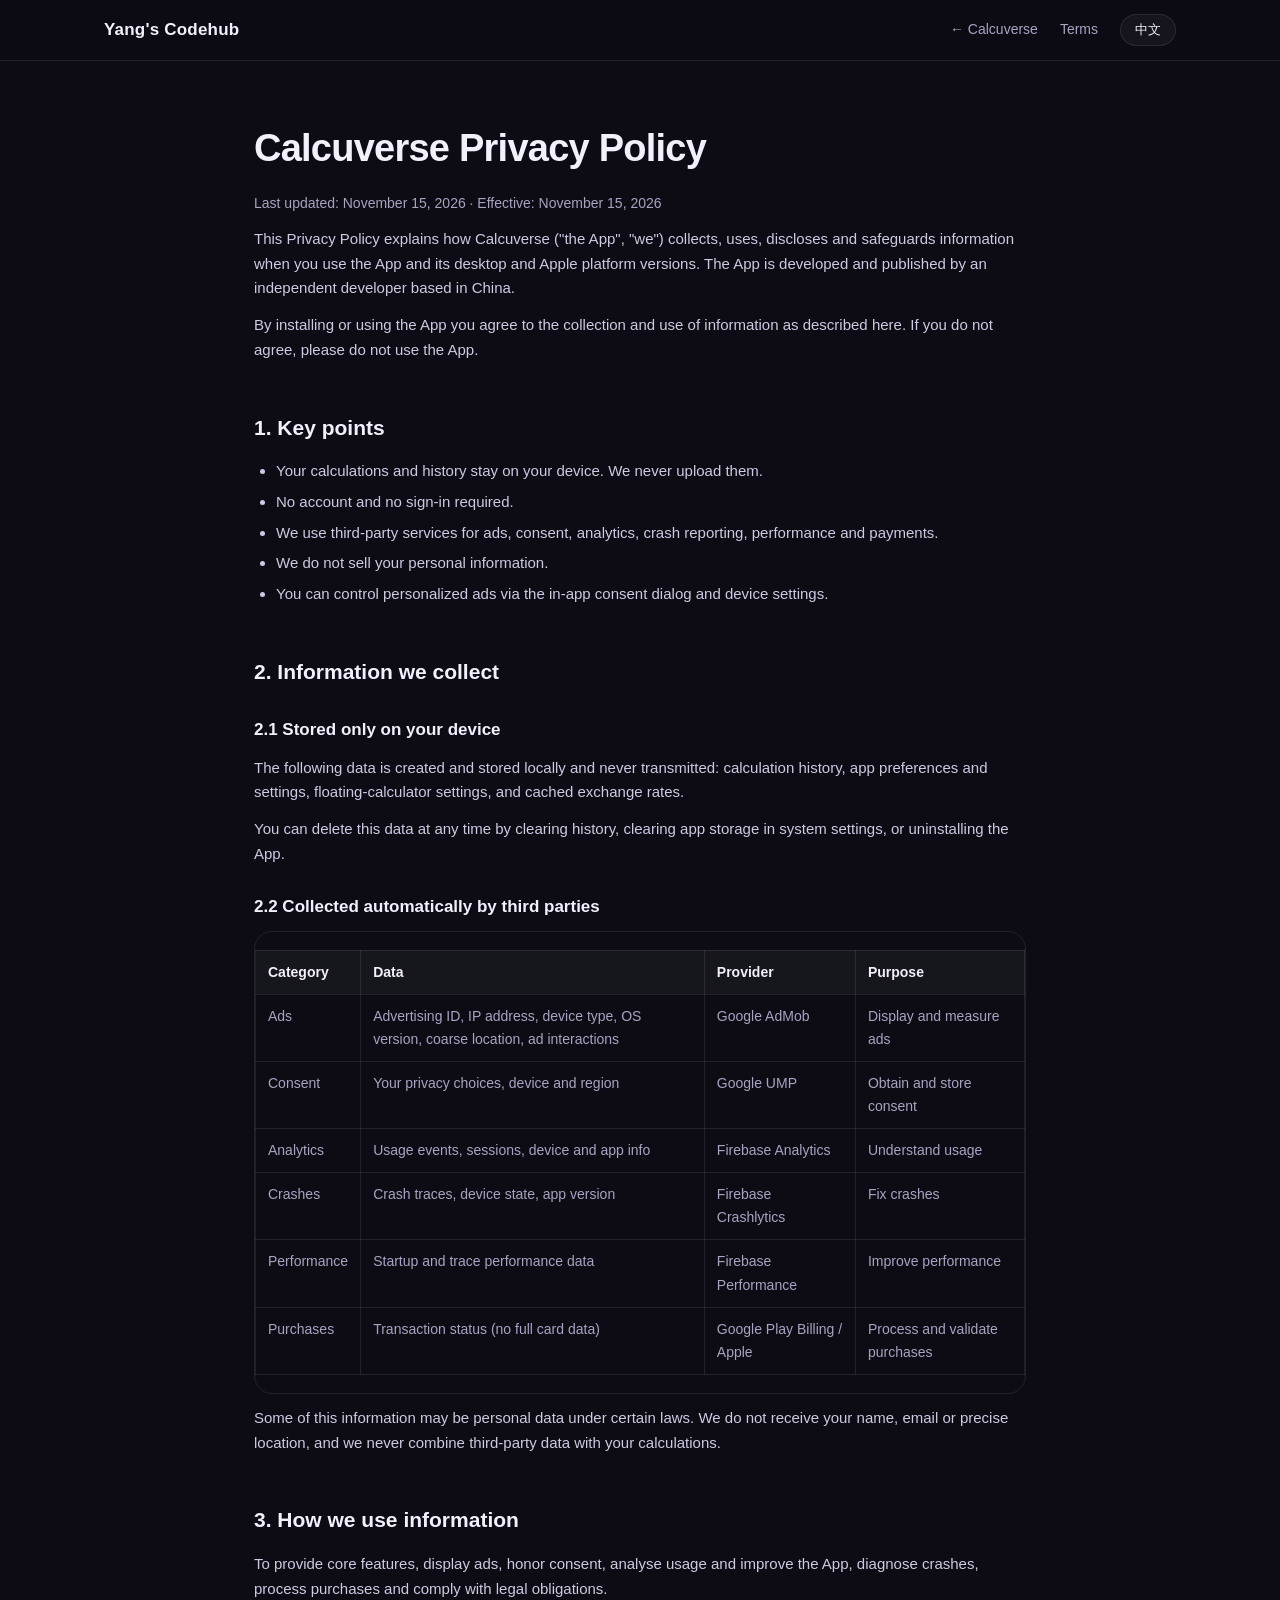
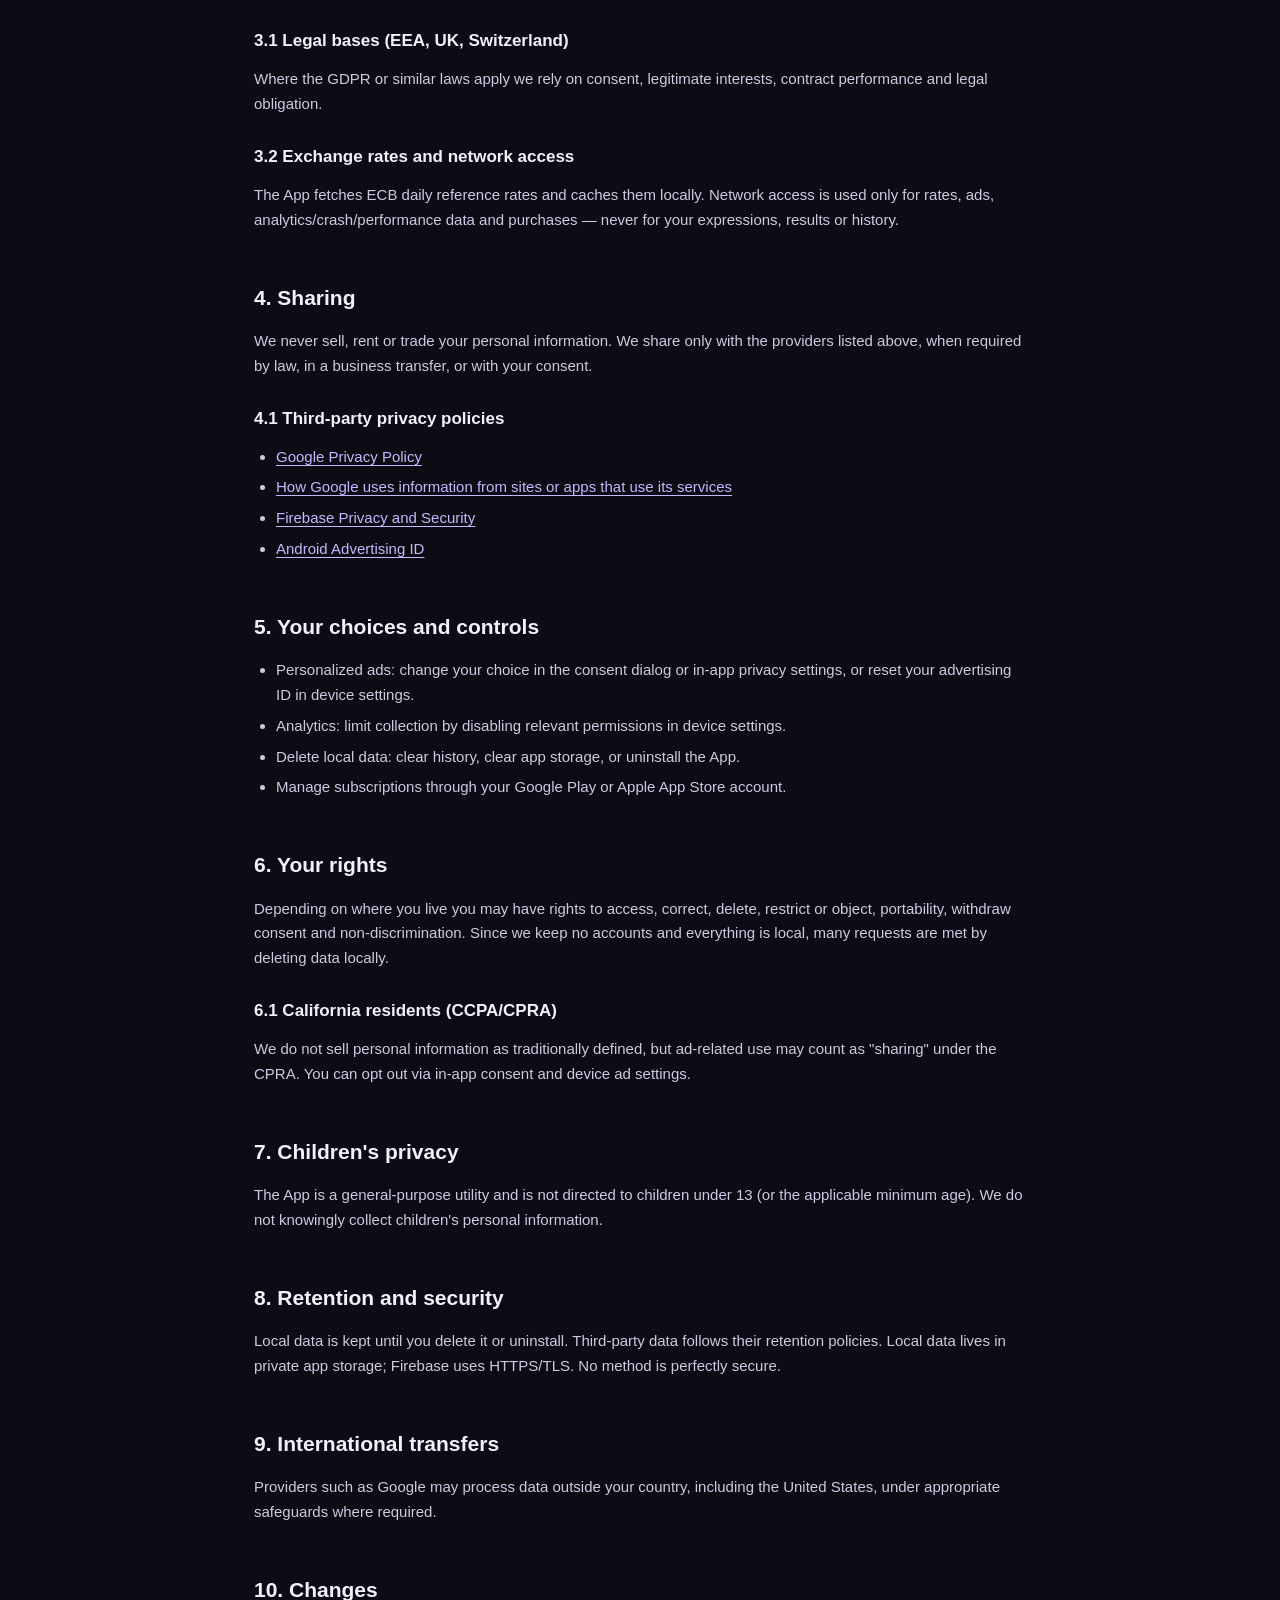
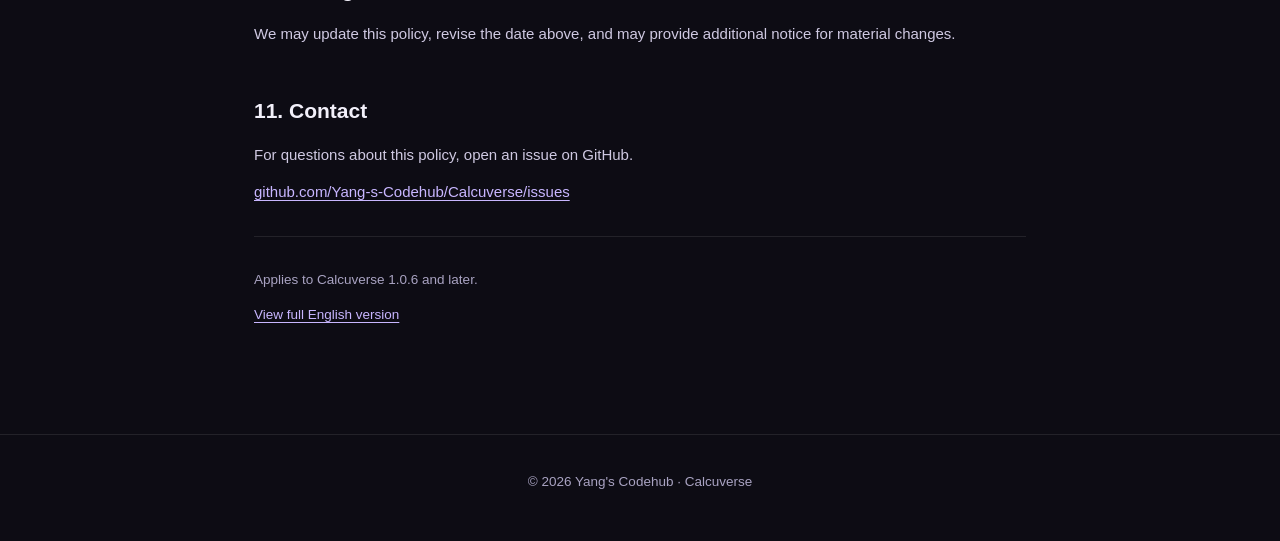
<file: Calcuverse/privacy.html>
<!DOCTYPE html>
<html lang="zh-CN" data-title-zh="数界隐私权政策" data-title-en="Calcuverse Privacy Policy">
<head>
<meta charset="UTF-8">
<meta name="viewport" content="width=device-width, initial-scale=1">
<title>数界隐私权政策</title>
<link rel="stylesheet" href="../assets/style.css">
</head>
<body>
<nav class="nav">
  <div class="nav-inner">
    <a class="brand" href="../">Yang's Codehub</a>
    <div class="nav-links">
      <a href="./" data-zh="← 数界" data-en="← Calcuverse">← 数界</a>
      <a href="terms.html" data-zh="服务条款" data-en="Terms">服务条款</a>
      <button class="lang-btn" id="langBtn" type="button">EN</button>
    </div>
  </div>
</nav>

<main class="legal">
  <h1 data-zh="数界（Calcuverse）隐私权政策" data-en="Calcuverse Privacy Policy">数界（Calcuverse）隐私权政策</h1>
  <p class="meta" data-zh="最后更新：2026 年 11 月 15 日 · 生效日期：2026 年 11 月 15 日"
     data-en="Last updated: November 15, 2026 · Effective: November 15, 2026">最后更新：2026 年 11 月 15 日 · 生效日期：2026 年 11 月 15 日</p>

  <p data-zh="本隐私权政策说明 数界（Calcuverse，以下简称“本应用”“我们”）在您使用本应用及其相关桌面与苹果平台版本时，如何收集、使用、披露和保护信息。本应用由一位位于中国的独立开发者开发并发布。"
     data-en="This Privacy Policy explains how Calcuverse (&quot;the App&quot;, &quot;we&quot;) collects, uses, discloses and safeguards information when you use the App and its desktop and Apple platform versions. The App is developed and published by an independent developer based in China.">本隐私权政策说明 数界（Calcuverse，以下简称“本应用”“我们”）在您使用本应用及其相关桌面与苹果平台版本时，如何收集、使用、披露和保护信息。本应用由一位位于中国的独立开发者开发并发布。</p>

  <p data-zh="安装或使用本应用，即表示您同意我们按照本政策收集和使用信息。如不同意，请勿使用本应用。"
     data-en="By installing or using the App you agree to the collection and use of information as described here. If you do not agree, please do not use the App.">安装或使用本应用，即表示您同意我们按照本政策收集和使用信息。如不同意，请勿使用本应用。</p>

  <h2 data-zh="1. 要点说明" data-en="1. Key points">1. 要点说明</h2>
  <ul>
    <li data-zh="您的计算内容与历史记录仅保存在您的设备上，我们不会上传至服务器。" data-en="Your calculations and history stay on your device. We never upload them.">您的计算内容与历史记录仅保存在您的设备上，我们不会上传至服务器。</li>
    <li data-zh="无需注册账户，无需登录。" data-en="No account and no sign-in required.">无需注册账户，无需登录。</li>
    <li data-zh="我们使用第三方服务提供广告、同意管理、统计分析、崩溃报告、性能监控和支付。"
        data-en="We use third-party services for ads, consent, analytics, crash reporting, performance and payments.">我们使用第三方服务提供广告、同意管理、统计分析、崩溃报告、性能监控和支付。</li>
    <li data-zh="我们不会出售您的个人信息。" data-en="We do not sell your personal information.">我们不会出售您的个人信息。</li>
    <li data-zh="您可以在应用内同意弹窗与设备设置中控制个性化广告。"
        data-en="You can control personalized ads via the in-app consent dialog and device settings.">您可以在应用内同意弹窗与设备设置中控制个性化广告。</li>
  </ul>

  <h2 data-zh="2. 我们收集的信息" data-en="2. Information we collect">2. 我们收集的信息</h2>

  <h3 data-zh="2.1 仅存储在设备本地的信息" data-en="2.1 Stored only on your device">2.1 仅存储在设备本地的信息</h3>
  <p data-zh="以下数据仅在您的设备本地生成和保存，不会向我们传输：计算历史（算式、结果与时间戳）、应用偏好与设置（主题、模式、单位偏好、工具配置、布局）、悬浮计算器设置（位置、大小、透明度）、汇率缓存。"
     data-en="The following data is created and stored locally and never transmitted: calculation history, app preferences and settings, floating-calculator settings, and cached exchange rates.">以下数据仅在您的设备本地生成和保存，不会向我们传输：计算历史（算式、结果与时间戳）、应用偏好与设置（主题、模式、单位偏好、工具配置、布局）、悬浮计算器设置（位置、大小、透明度）、汇率缓存。</p>
  <p data-zh="您可以随时在应用内清空历史、在系统设置中清除应用存储，或卸载本应用以删除这些数据。"
     data-en="You can delete this data at any time by clearing history, clearing app storage in system settings, or uninstalling the App.">您可以随时在应用内清空历史、在系统设置中清除应用存储，或卸载本应用以删除这些数据。</p>

  <h3 data-zh="2.2 第三方服务自动收集的信息" data-en="2.2 Collected automatically by third parties">2.2 第三方服务自动收集的信息</h3>
  <div class="table-scroll">
    <table>
      <thead>
        <tr>
          <th data-zh="类别" data-en="Category">类别</th>
          <th data-zh="数据" data-en="Data">数据</th>
          <th data-zh="收集方" data-en="Provider">收集方</th>
          <th data-zh="用途" data-en="Purpose">用途</th>
        </tr>
      </thead>
      <tbody>
        <tr>
          <td data-zh="广告" data-en="Ads">广告</td>
          <td data-zh="广告标识符、IP 地址、设备类型、系统版本、基于 IP 的粗略位置、广告互动数据"
              data-en="Advertising ID, IP address, device type, OS version, coarse location, ad interactions">广告标识符、IP 地址、设备类型、系统版本、基于 IP 的粗略位置、广告互动数据</td>
          <td>Google AdMob</td>
          <td data-zh="展示并衡量广告" data-en="Display and measure ads">展示并衡量广告</td>
        </tr>
        <tr>
          <td data-zh="同意管理" data-en="Consent">同意管理</td>
          <td data-zh="您的隐私选择、设备与地区信息" data-en="Your privacy choices, device and region">您的隐私选择、设备与地区信息</td>
          <td>Google UMP</td>
          <td data-zh="获取并保存同意" data-en="Obtain and store consent">获取并保存同意</td>
        </tr>
        <tr>
          <td data-zh="统计分析" data-en="Analytics">统计分析</td>
          <td data-zh="使用事件、会话、设备与应用信息" data-en="Usage events, sessions, device and app info">使用事件、会话、设备与应用信息</td>
          <td>Firebase Analytics</td>
          <td data-zh="了解使用情况" data-en="Understand usage">了解使用情况</td>
        </tr>
        <tr>
          <td data-zh="崩溃报告" data-en="Crashes">崩溃报告</td>
          <td data-zh="崩溃堆栈、设备状态与型号、应用版本" data-en="Crash traces, device state, app version">崩溃堆栈、设备状态与型号、应用版本</td>
          <td>Firebase Crashlytics</td>
          <td data-zh="修复崩溃" data-en="Fix crashes">修复崩溃</td>
        </tr>
        <tr>
          <td data-zh="性能监控" data-en="Performance">性能监控</td>
          <td data-zh="启动与跟踪性能数据" data-en="Startup and trace performance data">启动与跟踪性能数据</td>
          <td>Firebase Performance</td>
          <td data-zh="改进性能" data-en="Improve performance">改进性能</td>
        </tr>
        <tr>
          <td data-zh="购买" data-en="Purchases">购买</td>
          <td data-zh="交易状态（不含完整支付卡数据）" data-en="Transaction status (no full card data)">交易状态（不含完整支付卡数据）</td>
          <td>Google Play Billing / Apple</td>
          <td data-zh="处理并验证购买" data-en="Process and validate purchases">处理并验证购买</td>
        </tr>
      </tbody>
    </table>
  </div>
  <p data-zh="上述信息中可能包含在部分法律下被视为个人信息的标识符（如广告 ID 与 IP 地址）。我们不会获取您的姓名、邮箱或精确位置，也不会将第三方数据与您的计算内容关联。"
     data-en="Some of this information may be personal data under certain laws. We do not receive your name, email or precise location, and we never combine third-party data with your calculations.">上述信息中可能包含在部分法律下被视为个人信息的标识符（如广告 ID 与 IP 地址）。我们不会获取您的姓名、邮箱或精确位置，也不会将第三方数据与您的计算内容关联。</p>

  <h2 data-zh="3. 我们如何使用信息" data-en="3. How we use information">3. 我们如何使用信息</h2>
  <p data-zh="用于提供核心功能、展示广告、遵守同意偏好、分析使用情况并改进应用、诊断崩溃与性能问题、处理购买，以及履行法律义务。"
     data-en="To provide core features, display ads, honor consent, analyse usage and improve the App, diagnose crashes, process purchases and comply with legal obligations.">用于提供核心功能、展示广告、遵守同意偏好、分析使用情况并改进应用、诊断崩溃与性能问题、处理购买，以及履行法律义务。</p>

  <h3 data-zh="3.1 处理的合法依据（欧洲经济区、英国与瑞士）" data-en="3.1 Legal bases (EEA, UK, Switzerland)">3.1 处理的合法依据（欧洲经济区、英国与瑞士）</h3>
  <p data-zh="在适用 GDPR 或类似法律时，我们依据：同意（个性化广告与部分统计）、合法利益（基本功能、安全、防欺诈、必要的总体统计）、合同履行（您主动发起的购买）以及法律义务。"
     data-en="Where the GDPR or similar laws apply we rely on consent, legitimate interests, contract performance and legal obligation.">在适用 GDPR 或类似法律时，我们依据：同意（个性化广告与部分统计）、合法利益（基本功能、安全、防欺诈、必要的总体统计）、合同履行（您主动发起的购买）以及法律义务。</p>

  <h3 data-zh="3.2 汇率数据与网络访问" data-en="3.2 Exchange rates and network access">3.2 汇率数据与网络访问</h3>
  <p data-zh="本应用获取欧洲中央银行（ECB）每日参考汇率并缓存在本地。网络访问仅用于获取汇率、加载广告、发送统计/崩溃/性能数据和处理购买，不会传输您的算式、结果或历史记录。"
     data-en="The App fetches ECB daily reference rates and caches them locally. Network access is used only for rates, ads, analytics/crash/performance data and purchases — never for your expressions, results or history.">本应用获取欧洲中央银行（ECB）每日参考汇率并缓存在本地。网络访问仅用于获取汇率、加载广告、发送统计/崩溃/性能数据和处理购买，不会传输您的算式、结果或历史记录。</p>

  <h2 data-zh="4. 信息的共享" data-en="4. Sharing">4. 信息的共享</h2>
  <p data-zh="我们不会出售、出租或交易您的个人信息。仅在以下情形共享：向第 2.2 节所列服务提供方；法律要求时；业务合并或资产出售时；经您同意的其他目的。"
     data-en="We never sell, rent or trade your personal information. We share only with the providers listed above, when required by law, in a business transfer, or with your consent.">我们不会出售、出租或交易您的个人信息。仅在以下情形共享：向第 2.2 节所列服务提供方；法律要求时；业务合并或资产出售时；经您同意的其他目的。</p>

  <h3 data-zh="4.1 第三方隐私政策" data-en="4.1 Third-party privacy policies">4.1 第三方隐私政策</h3>
  <ul>
    <li><a href="https://policies.google.com/privacy" target="_blank" rel="noopener">Google Privacy Policy</a></li>
    <li><a href="https://policies.google.com/technologies/partner-sites" target="_blank" rel="noopener">How Google uses information from sites or apps that use its services</a></li>
    <li><a href="https://firebase.google.com/support/privacy" target="_blank" rel="noopener">Firebase Privacy and Security</a></li>
    <li><a href="https://support.google.com/googleplay/android-developer/answer/6048248" target="_blank" rel="noopener">Android Advertising ID</a></li>
  </ul>

  <h2 data-zh="5. 您的选择与控制" data-en="5. Your choices and controls">5. 您的选择与控制</h2>
  <ul>
    <li data-zh="个性化广告：在首次启动的同意弹窗中或在应用内隐私设置中更改，也可在系统设置中重置/删除广告 ID。"
        data-en="Personalized ads: change your choice in the consent dialog or in-app privacy settings, or reset your advertising ID in device settings.">个性化广告：在首次启动的同意弹窗中或在应用内隐私设置中更改，也可在系统设置中重置/删除广告 ID。</li>
    <li data-zh="统计分析：可在系统设置中关闭相关权限以限制数据收集。"
        data-en="Analytics: limit collection by disabling relevant permissions in device settings.">统计分析：可在系统设置中关闭相关权限以限制数据收集。</li>
    <li data-zh="删除本地数据：在应用内清空历史、清除应用存储或卸载应用。"
        data-en="Delete local data: clear history, clear app storage, or uninstall the App.">删除本地数据：在应用内清空历史、清除应用存储或卸载应用。</li>
    <li data-zh="管理订阅：通过 Google Play 或 Apple App Store 账户管理或取消。"
        data-en="Manage subscriptions through your Google Play or Apple App Store account.">管理订阅：通过 Google Play 或 Apple App Store 账户管理或取消。</li>
  </ul>

  <h2 data-zh="6. 您的权利" data-en="6. Your rights">6. 您的权利</h2>
  <p data-zh="取决于您所在地区，您可能享有访问、更正、删除、限制或反对处理、可携带、撤回同意以及不受歧视的权利。由于我们不维护账户且计算内容仅存于本地，许多请求可通过本地删除满足。如需就第三方持有信息行使权利，请使用其工具或联系我们。"
     data-en="Depending on where you live you may have rights to access, correct, delete, restrict or object, portability, withdraw consent and non-discrimination. Since we keep no accounts and everything is local, many requests are met by deleting data locally.">取决于您所在地区，您可能享有访问、更正、删除、限制或反对处理、可携带、撤回同意以及不受歧视的权利。由于我们不维护账户且计算内容仅存于本地，许多请求可通过本地删除满足。如需就第三方持有信息行使权利，请使用其工具或联系我们。</p>

  <h3 data-zh="6.1 加利福尼亚州居民（CCPA/CPRA）" data-en="6.1 California residents (CCPA/CPRA)">6.1 加利福尼亚州居民（CCPA/CPRA）</h3>
  <p data-zh="我们不会按传统定义出售个人信息，但广告相关数据的使用在 CPRA 下可能被视为“共享”。您可通过应用内同意设置与设备广告设置选择退出。"
     data-en="We do not sell personal information as traditionally defined, but ad-related use may count as &quot;sharing&quot; under the CPRA. You can opt out via in-app consent and device ad settings.">我们不会按传统定义出售个人信息，但广告相关数据的使用在 CPRA 下可能被视为“共享”。您可通过应用内同意设置与设备广告设置选择退出。</p>

  <h2 data-zh="7. 儿童隐私" data-en="7. Children's privacy">7. 儿童隐私</h2>
  <p data-zh="本应用为通用工具，并非面向 13 岁以下儿童（或当地规定的最低年龄）。我们不会有意收集儿童的个人信息。"
     data-en="The App is a general-purpose utility and is not directed to children under 13 (or the applicable minimum age). We do not knowingly collect children's personal information.">本应用为通用工具，并非面向 13 岁以下儿童（或当地规定的最低年龄）。我们不会有意收集儿童的个人信息。</p>

  <h2 data-zh="8. 数据保留与安全" data-en="8. Retention and security">8. 数据保留与安全</h2>
  <p data-zh="本地数据保留至您删除或卸载；第三方数据受其各自保留政策约束。本地数据存放于应用私有存储，Firebase 服务通过 HTTPS/TLS 传输。任何方式都无法保证绝对安全。"
     data-en="Local data is kept until you delete it or uninstall. Third-party data follows their retention policies. Local data lives in private app storage; Firebase uses HTTPS/TLS. No method is perfectly secure.">本地数据保留至您删除或卸载；第三方数据受其各自保留政策约束。本地数据存放于应用私有存储，Firebase 服务通过 HTTPS/TLS 传输。任何方式都无法保证绝对安全。</p>

  <h2 data-zh="9. 国际数据传输" data-en="9. International transfers">9. 国际数据传输</h2>
  <p data-zh="第三方服务方（如 Google）可能在您所在国家以外（包括美国）处理并存储信息，在要求时依据适当保障措施（如标准合同条款）进行。"
     data-en="Providers such as Google may process data outside your country, including the United States, under appropriate safeguards where required.">第三方服务方（如 Google）可能在您所在国家以外（包括美国）处理并存储信息，在要求时依据适当保障措施（如标准合同条款）进行。</p>

  <h2 data-zh="10. 政策变更" data-en="10. Changes">10. 政策变更</h2>
  <p data-zh="我们可能更新本政策，届时会修订顶部的更新日期，并可能就重大变更提供额外通知。"
     data-en="We may update this policy, revise the date above, and may provide additional notice for material changes.">我们可能更新本政策，届时会修订顶部的更新日期，并可能就重大变更提供额外通知。</p>

  <h2 data-zh="11. 联系我们" data-en="11. Contact">11. 联系我们</h2>
  <p data-zh="如对本政策有疑问，请在 GitHub 提交 Issue 联系开发者。"
     data-en="For questions about this policy, open an issue on GitHub.">如对本政策有疑问，请在 GitHub 提交 Issue 联系开发者。</p>
  <p><a href="https://github.com/Yang-s-Codehub/Calcuverse/issues" target="_blank" rel="noopener">github.com/Yang-s-Codehub/Calcuverse/issues</a></p>

  <hr>
  <p class="note" data-zh="本政策适用于数界（Calcuverse）1.0.6 及以后版本。" data-en="Applies to Calcuverse 1.0.6 and later.">本政策适用于数界（Calcuverse）1.0.6 及以后版本。</p>
  <p class="note">
    <a href="https://github.com/Yang-s-Codehub/Calcuverse/blob/main/legal/privacy-policy.zh-CN.md" data-zh="查看完整中文版" data-en="View full English version"
       data-zh-href="https://github.com/Yang-s-Codehub/Calcuverse/blob/main/legal/privacy-policy.zh-CN.md" data-en-href="https://github.com/Yang-s-Codehub/Calcuverse/blob/main/PRIVACY_POLICY.md">查看完整中文版</a>
  </p>
</main>

<footer class="footer">
  <div class="wrap">
    <p>© 2026 Yang's Codehub · Calcuverse</p>
  </div>
</footer>
<script src="../assets/lang.js"></script>
</body>
</html>
</file>
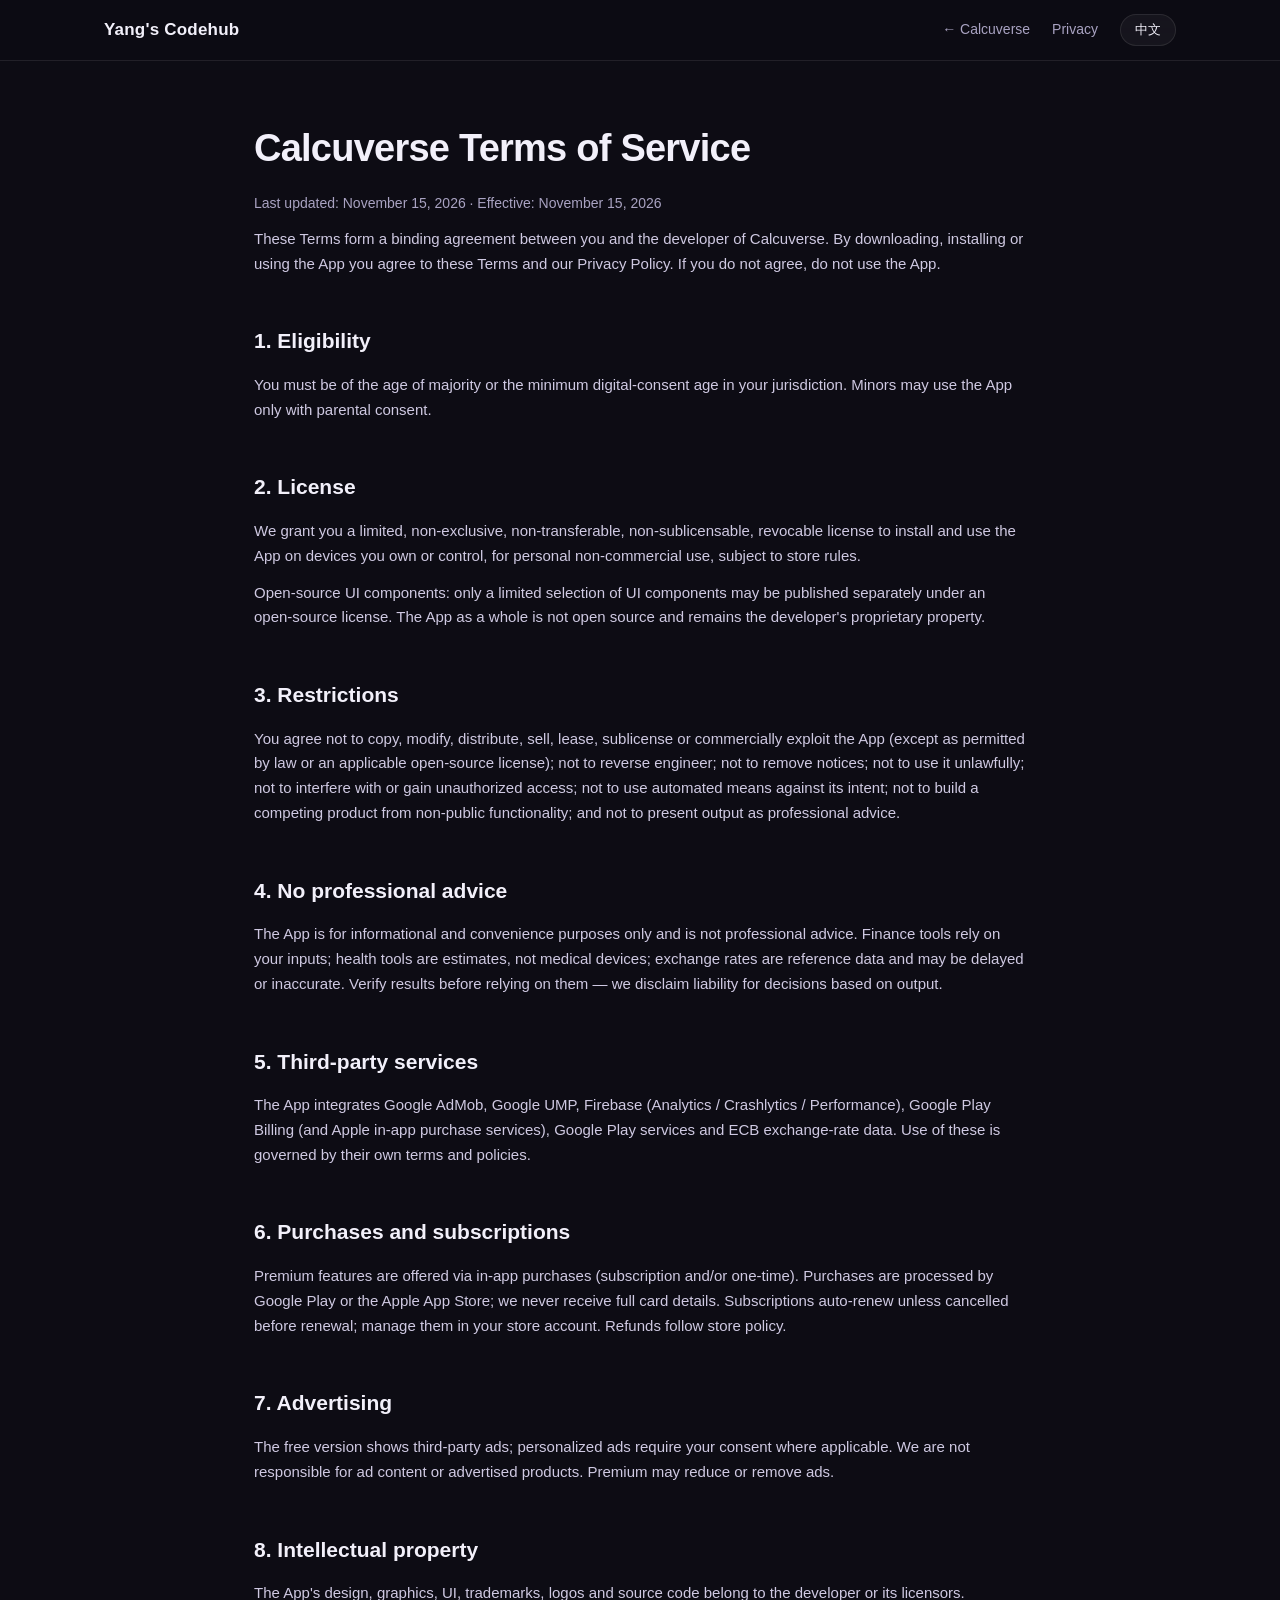
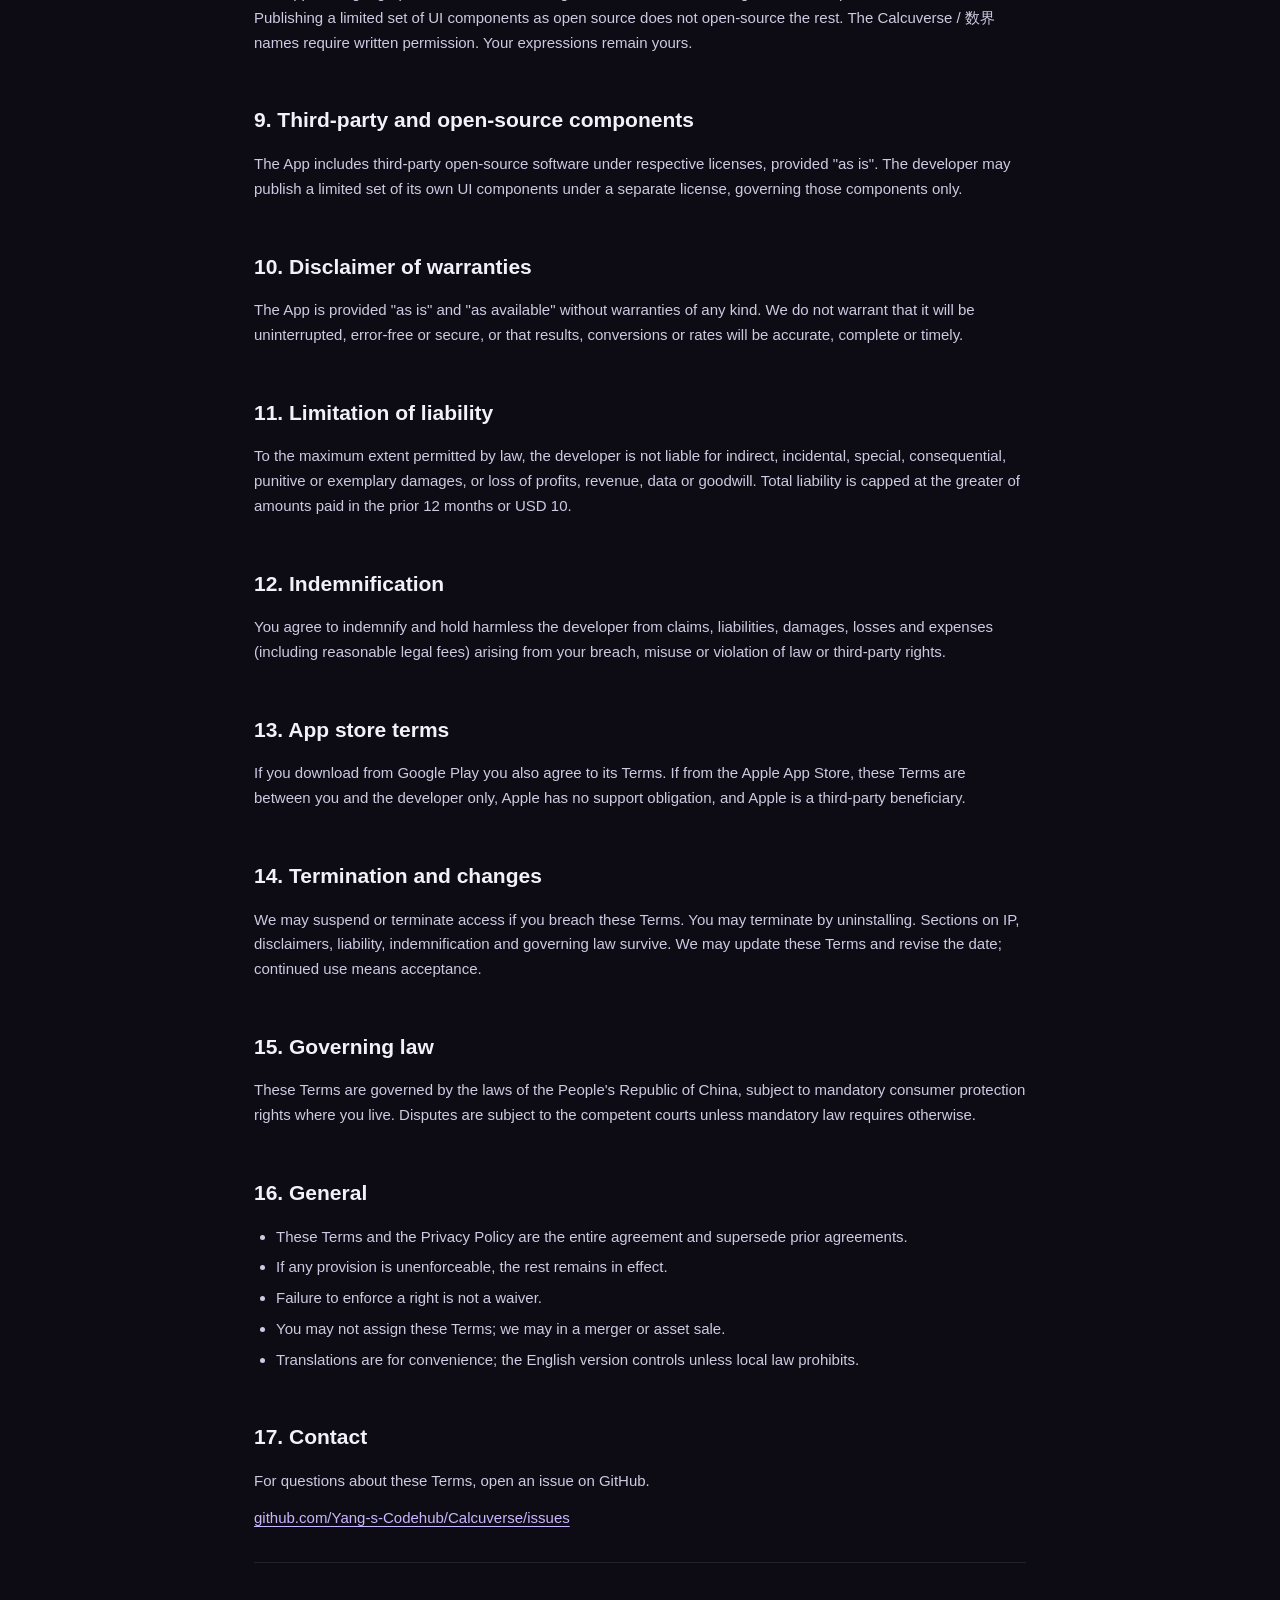
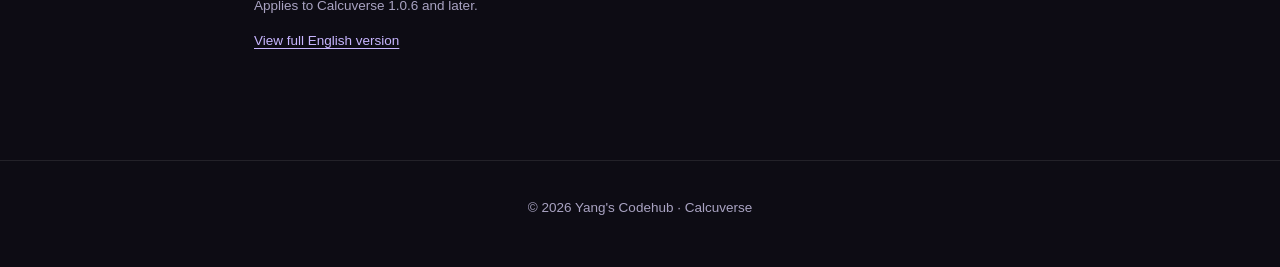
<file: Calcuverse/terms.html>
<!DOCTYPE html>
<html lang="zh-CN" data-title-zh="数界服务条款" data-title-en="Calcuverse Terms of Service">
<head>
<meta charset="UTF-8">
<meta name="viewport" content="width=device-width, initial-scale=1">
<title>数界服务条款</title>
<link rel="stylesheet" href="../assets/style.css">
</head>
<body>
<nav class="nav">
  <div class="nav-inner">
    <a class="brand" href="../">Yang's Codehub</a>
    <div class="nav-links">
      <a href="./" data-zh="← 数界" data-en="← Calcuverse">← 数界</a>
      <a href="privacy.html" data-zh="隐私权政策" data-en="Privacy">隐私权政策</a>
      <button class="lang-btn" id="langBtn" type="button">EN</button>
    </div>
  </div>
</nav>

<main class="legal">
  <h1 data-zh="数界（Calcuverse）服务条款" data-en="Calcuverse Terms of Service">数界（Calcuverse）服务条款</h1>
  <p class="meta" data-zh="最后更新：2026 年 11 月 15 日 · 生效日期：2026 年 11 月 15 日"
     data-en="Last updated: November 15, 2026 · Effective: November 15, 2026">最后更新：2026 年 11 月 15 日 · 生效日期：2026 年 11 月 15 日</p>

  <p data-zh="本条款构成您与数界（Calcuverse）开发者之间关于使用本应用的具有法律约束力的协议。下载、安装、访问或使用本应用，即表示您同意本条款及我们的隐私权政策。如不同意，请勿使用本应用。"
     data-en="These Terms form a binding agreement between you and the developer of Calcuverse. By downloading, installing or using the App you agree to these Terms and our Privacy Policy. If you do not agree, do not use the App.">本条款构成您与数界（Calcuverse）开发者之间关于使用本应用的具有法律约束力的协议。下载、安装、访问或使用本应用，即表示您同意本条款及我们的隐私权政策。如不同意，请勿使用本应用。</p>

  <h2 data-zh="1. 资格" data-en="1. Eligibility">1. 资格</h2>
  <p data-zh="您须达到所在司法管辖区的法定成年年龄或数字同意最低年龄。未成年人须在父母或监护人同意下使用本应用。"
     data-en="You must be of the age of majority or the minimum digital-consent age in your jurisdiction. Minors may use the App only with parental consent.">您须达到所在司法管辖区的法定成年年龄或数字同意最低年龄。未成年人须在父母或监护人同意下使用本应用。</p>

  <h2 data-zh="2. 使用许可" data-en="2. License">2. 使用许可</h2>
  <p data-zh="我们授予您有限的、非排他的、不可转让、不可再许可、可撤销的许可，允许您在自有或控制的设备上出于个人非商业目的安装并使用本应用，并遵守相应应用商店规则。"
     data-en="We grant you a limited, non-exclusive, non-transferable, non-sublicensable, revocable license to install and use the App on devices you own or control, for personal non-commercial use, subject to store rules.">我们授予您有限的、非排他的、不可转让、不可再许可、可撤销的许可，允许您在自有或控制的设备上出于个人非商业目的安装并使用本应用，并遵守相应应用商店规则。</p>
  <p data-zh="关于开源 UI 组件：仅部分用户界面组件可能在独立仓库以开源许可证发布。本应用整体（包括其余全部源代码、资源与非 UI 组件）并非开源，仍为开发者的专有财产。"
     data-en="Open-source UI components: only a limited selection of UI components may be published separately under an open-source license. The App as a whole is not open source and remains the developer's proprietary property.">关于开源 UI 组件：仅部分用户界面组件可能在独立仓库以开源许可证发布。本应用整体（包括其余全部源代码、资源与非 UI 组件）并非开源，仍为开发者的专有财产。</p>

  <h2 data-zh="3. 使用限制" data-en="3. Restrictions">3. 使用限制</h2>
  <p data-zh="您同意不得复制、修改、分发、出售、出租、再许可或商业利用本应用（适用法律或明确适用于特定已发布组件的开源许可证允许的除外）；不得反向工程、反编译或反汇编；不得移除版权或商标声明；不得违法使用；不得干扰或试图未经授权访问本应用及第三方服务；不得使用自动化手段非预期访问；不得基于非公开功能开发竞品；不得将输出冒充专业建议。"
     data-en="You agree not to copy, modify, distribute, sell, lease, sublicense or commercially exploit the App (except as permitted by law or an applicable open-source license); not to reverse engineer; not to remove notices; not to use it unlawfully; not to interfere with or gain unauthorized access; not to use automated means against its intent; not to build a competing product from non-public functionality; and not to present output as professional advice.">您同意不得复制、修改、分发、出售、出租、再许可或商业利用本应用（适用法律或明确适用于特定已发布组件的开源许可证允许的除外）；不得反向工程、反编译或反汇编；不得移除版权或商标声明；不得违法使用；不得干扰或试图未经授权访问本应用及第三方服务；不得使用自动化手段非预期访问；不得基于非公开功能开发竞品；不得将输出冒充专业建议。</p>

  <h2 data-zh="4. 非专业建议与计算准确性" data-en="4. No professional advice">4. 非专业建议与计算准确性</h2>
  <p data-zh="本应用仅供信息与便利目的，不构成专业、金融、医疗、法律或工程建议。金融工具基于您提供的输入与假设；健康工具为基于通用公式的估算，并非医疗器械；汇率为参考数据，可能延迟或不准确，请勿用于交易或结算。请在依赖结果前自行核实，我们对基于输出的决定不承担责任。"
     data-en="The App is for informational and convenience purposes only and is not professional advice. Finance tools rely on your inputs; health tools are estimates, not medical devices; exchange rates are reference data and may be delayed or inaccurate. Verify results before relying on them — we disclaim liability for decisions based on output.">本应用仅供信息与便利目的，不构成专业、金融、医疗、法律或工程建议。金融工具基于您提供的输入与假设；健康工具为基于通用公式的估算，并非医疗器械；汇率为参考数据，可能延迟或不准确，请勿用于交易或结算。请在依赖结果前自行核实，我们对基于输出的决定不承担责任。</p>

  <h2 data-zh="5. 第三方服务" data-en="5. Third-party services">5. 第三方服务</h2>
  <p data-zh="本应用集成 Google AdMob、Google User Messaging Platform、Firebase（Analytics / Crashlytics / Performance Monitoring）、Google Play 结算（及苹果平台的应用内购买服务）、Google Play 服务与欧洲中央银行汇率数据。其使用受相应第三方条款与隐私政策约束。"
     data-en="The App integrates Google AdMob, Google UMP, Firebase (Analytics / Crashlytics / Performance), Google Play Billing (and Apple in-app purchase services), Google Play services and ECB exchange-rate data. Use of these is governed by their own terms and policies.">本应用集成 Google AdMob、Google User Messaging Platform、Firebase（Analytics / Crashlytics / Performance Monitoring）、Google Play 结算（及苹果平台的应用内购买服务）、Google Play 服务与欧洲中央银行汇率数据。其使用受相应第三方条款与隐私政策约束。</p>

  <h2 data-zh="6. 应用内购买与订阅" data-en="6. Purchases and subscriptions">6. 应用内购买与订阅</h2>
  <p data-zh="高级功能通过应用内购买提供（订阅和/或一次性购买）。购买由 Google Play 或 Apple App Store 处理，我们不接收或存储完整支付卡信息。订阅将在每个计费周期结束时自动续订，除非在续订日前取消；您可通过商店账户管理与取消。退款适用相应商店政策。"
     data-en="Premium features are offered via in-app purchases (subscription and/or one-time). Purchases are processed by Google Play or the Apple App Store; we never receive full card details. Subscriptions auto-renew unless cancelled before renewal; manage them in your store account. Refunds follow store policy.">高级功能通过应用内购买提供（订阅和/或一次性购买）。购买由 Google Play 或 Apple App Store 处理，我们不接收或存储完整支付卡信息。订阅将在每个计费周期结束时自动续订，除非在续订日前取消；您可通过商店账户管理与取消。退款适用相应商店政策。</p>

  <h2 data-zh="7. 广告" data-en="7. Advertising">7. 广告</h2>
  <p data-zh="免费版展示第三方广告，个性化广告在要求时需获得您的同意。我们不对广告内容及其宣传的产品或服务负责。购买高级功能可能减少或移除广告。"
     data-en="The free version shows third-party ads; personalized ads require your consent where applicable. We are not responsible for ad content or advertised products. Premium may reduce or remove ads.">免费版展示第三方广告，个性化广告在要求时需获得您的同意。我们不对广告内容及其宣传的产品或服务负责。购买高级功能可能减少或移除广告。</p>

  <h2 data-zh="8. 知识产权" data-en="8. Intellectual property">8. 知识产权</h2>
  <p data-zh="本应用的设计、图形、界面、商标、标识与源代码归开发者或其许可方所有，受法律保护。将有限的一组 UI 组件开源并不使本应用其余部分开源。“数界”/“Calcuverse”名称与标识需经书面许可方可使用。您输入的算式仍归您所有。"
     data-en="The App's design, graphics, UI, trademarks, logos and source code belong to the developer or its licensors. Publishing a limited set of UI components as open source does not open-source the rest. The Calcuverse / 数界 names require written permission. Your expressions remain yours.">本应用的设计、图形、界面、商标、标识与源代码归开发者或其许可方所有，受法律保护。将有限的一组 UI 组件开源并不使本应用其余部分开源。“数界”/“Calcuverse”名称与标识需经书面许可方可使用。您输入的算式仍归您所有。</p>

  <h2 data-zh="9. 第三方与开源组件" data-en="9. Third-party and open-source components">9. 第三方与开源组件</h2>
  <p data-zh="本应用包含第三方开源软件，各自受其许可证约束，按“现状”提供。开发者可能单独发布有限的一组 UI 组件，该等组件仅受其单独许可证约束。"
     data-en="The App includes third-party open-source software under respective licenses, provided &quot;as is&quot;. The developer may publish a limited set of its own UI components under a separate license, governing those components only.">本应用包含第三方开源软件，各自受其许可证约束，按“现状”提供。开发者可能单独发布有限的一组 UI 组件，该等组件仅受其单独许可证约束。</p>

  <h2 data-zh="10. 免责声明" data-en="10. Disclaimer of warranties">10. 免责声明</h2>
  <p data-zh="本应用按“现状”及“现有可用”提供，不作任何明示、默示或法定保证。我们不保证应用不间断、无错误、安全，或其计算结果、换算、汇率准确、完整或及时。"
     data-en="The App is provided &quot;as is&quot; and &quot;as available&quot; without warranties of any kind. We do not warrant that it will be uninterrupted, error-free or secure, or that results, conversions or rates will be accurate, complete or timely.">本应用按“现状”及“现有可用”提供，不作任何明示、默示或法定保证。我们不保证应用不间断、无错误、安全，或其计算结果、换算、汇率准确、完整或及时。</p>

  <h2 data-zh="11. 责任限制" data-en="11. Limitation of liability">11. 责任限制</h2>
  <p data-zh="在适用法律允许的最大范围内，开发者不对任何间接、附带、特殊、后果性、惩罚性或惩戒性损害，或任何利润、收入、数据、商誉损失承担责任。累计责任总额不超过以下较高者：（a）索赔前十二个月内您为本应用支付的金额；（b）等值 10 美元。"
     data-en="To the maximum extent permitted by law, the developer is not liable for indirect, incidental, special, consequential, punitive or exemplary damages, or loss of profits, revenue, data or goodwill. Total liability is capped at the greater of amounts paid in the prior 12 months or USD 10.">在适用法律允许的最大范围内，开发者不对任何间接、附带、特殊、后果性、惩罚性或惩戒性损害，或任何利润、收入、数据、商誉损失承担责任。累计责任总额不超过以下较高者：（a）索赔前十二个月内您为本应用支付的金额；（b）等值 10 美元。</p>

  <h2 data-zh="12. 赔偿" data-en="12. Indemnification">12. 赔偿</h2>
  <p data-zh="您同意就因您违反本条款、滥用本应用或违反任何法律或第三方权利而产生的索赔、责任、损害、损失和费用（含合理律师费），向开发者作出赔偿并使其免受损害。"
     data-en="You agree to indemnify and hold harmless the developer from claims, liabilities, damages, losses and expenses (including reasonable legal fees) arising from your breach, misuse or violation of law or third-party rights.">您同意就因您违反本条款、滥用本应用或违反任何法律或第三方权利而产生的索赔、责任、损害、损失和费用（含合理律师费），向开发者作出赔偿并使其免受损害。</p>

  <h2 data-zh="13. 第三方应用商店条款" data-en="13. App store terms">13. 第三方应用商店条款</h2>
  <p data-zh="如从 Google Play 下载，您须同时遵守其服务条款。如从 Apple App Store 下载，本条款仅为您与开发者之间的协议，Apple 无义务提供维护或支持，且 Apple 及其子公司为本条款的第三方受益人。"
     data-en="If you download from Google Play you also agree to its Terms. If from the Apple App Store, these Terms are between you and the developer only, Apple has no support obligation, and Apple is a third-party beneficiary.">如从 Google Play 下载，您须同时遵守其服务条款。如从 Apple App Store 下载，本条款仅为您与开发者之间的协议，Apple 无义务提供维护或支持，且 Apple 及其子公司为本条款的第三方受益人。</p>

  <h2 data-zh="14. 终止与变更" data-en="14. Termination and changes">14. 终止与变更</h2>
  <p data-zh="如您违反本条款，我们可暂停或终止您对本应用的访问。您可随时卸载本应用以终止本条款。知识产权、免责、责任限制、赔偿与适用法律等条款在终止后继续有效。我们可能更新本条款，并修订顶部日期；更新后继续使用即构成接受。"
     data-en="We may suspend or terminate access if you breach these Terms. You may terminate by uninstalling. Sections on IP, disclaimers, liability, indemnification and governing law survive. We may update these Terms and revise the date; continued use means acceptance.">如您违反本条款，我们可暂停或终止您对本应用的访问。您可随时卸载本应用以终止本条款。知识产权、免责、责任限制、赔偿与适用法律等条款在终止后继续有效。我们可能更新本条款，并修订顶部日期；更新后继续使用即构成接受。</p>

  <h2 data-zh="15. 适用法律与争议解决" data-en="15. Governing law">15. 适用法律与争议解决</h2>
  <p data-zh="本条款受中华人民共和国法律管辖，但受适用于您所在地的任何强制性消费者保护权利约束。因本条款或本应用引起的争议，应提交有管辖权的法院解决，除非强制性法律另有要求。"
     data-en="These Terms are governed by the laws of the People's Republic of China, subject to mandatory consumer protection rights where you live. Disputes are subject to the competent courts unless mandatory law requires otherwise.">本条款受中华人民共和国法律管辖，但受适用于您所在地的任何强制性消费者保护权利约束。因本条款或本应用引起的争议，应提交有管辖权的法院解决，除非强制性法律另有要求。</p>

  <h2 data-zh="16. 一般条款" data-en="16. General">16. 一般条款</h2>
  <ul>
    <li data-zh="本条款与隐私权政策构成完整协议，取代任何在先协议。"
        data-en="These Terms and the Privacy Policy are the entire agreement and supersede prior agreements.">本条款与隐私权政策构成完整协议，取代任何在先协议。</li>
    <li data-zh="如任何条款被认定不可执行，其余条款仍完全有效。" data-en="If any provision is unenforceable, the rest remains in effect.">如任何条款被认定不可执行，其余条款仍完全有效。</li>
    <li data-zh="我们未执行任何权利不构成弃权。" data-en="Failure to enforce a right is not a waiver.">我们未执行任何权利不构成弃权。</li>
    <li data-zh="未经同意您不得转让本条款；我们可在合并或资产出售时转让。" data-en="You may not assign these Terms; we may in a merger or asset sale.">未经同意您不得转让本条款；我们可在合并或资产出售时转让。</li>
    <li data-zh="本条款可提供其他语言译文；如有冲突，以英文版本为准（当地法律禁止的除外）。"
        data-en="Translations are for convenience; the English version controls unless local law prohibits.">本条款可提供其他语言译文；如有冲突，以英文版本为准（当地法律禁止的除外）。</li>
  </ul>

  <h2 data-zh="17. 联系我们" data-en="17. Contact">17. 联系我们</h2>
  <p data-zh="如对本条款有疑问，请在 GitHub 提交 Issue。" data-en="For questions about these Terms, open an issue on GitHub.">如对本条款有疑问，请在 GitHub 提交 Issue。</p>
  <p><a href="https://github.com/Yang-s-Codehub/Calcuverse/issues" target="_blank" rel="noopener">github.com/Yang-s-Codehub/Calcuverse/issues</a></p>

  <hr>
  <p class="note" data-zh="本条款适用于数界（Calcuverse）1.0.6 及以后版本。" data-en="Applies to Calcuverse 1.0.6 and later.">本条款适用于数界（Calcuverse）1.0.6 及以后版本。</p>
  <p class="note">
    <a href="https://github.com/Yang-s-Codehub/Calcuverse/blob/main/legal/terms-of-service.zh-CN.md" data-zh="查看完整中文版" data-en="View full English version"
       data-zh-href="https://github.com/Yang-s-Codehub/Calcuverse/blob/main/legal/terms-of-service.zh-CN.md" data-en-href="https://github.com/Yang-s-Codehub/Calcuverse/blob/main/TERMS_OF_SERVICE.md">查看完整中文版</a>
  </p>
</main>

<footer class="footer">
  <div class="wrap">
    <p>© 2026 Yang's Codehub · Calcuverse</p>
  </div>
</footer>
<script src="../assets/lang.js"></script>
</body>
</html>
</file>
<file: assets/style.css>
:root {
  --bg: #0d0c14;
  --bg-2: #14121f;
  --card: rgba(255, 255, 255, 0.045);
  --card-hover: rgba(255, 255, 255, 0.08);
  --stroke: rgba(255, 255, 255, 0.09);
  --text: #f2f0fa;
  --muted: #a9a3c2;
  --accent: #c8b6ff;
  --accent-2: #7c5cff;
  --radius: 22px;
  --max: 1120px;
}

* { box-sizing: border-box; margin: 0; padding: 0; }

html { scroll-behavior: smooth; }

body {
  font-family: -apple-system, BlinkMacSystemFont, "SF Pro Text", "PingFang SC",
               "Hiragino Sans GB", "Microsoft YaHei", sans-serif;
  background: var(--bg);
  color: var(--text);
  line-height: 1.65;
  -webkit-font-smoothing: antialiased;
  overflow-x: hidden;
}

a { color: inherit; text-decoration: none; }
img { max-width: 100%; display: block; }

.wrap { width: 100%; max-width: var(--max); margin: 0 auto; padding: 0 24px; }

/* ---------- nav ---------- */
.nav {
  position: sticky; top: 0; z-index: 50;
  backdrop-filter: blur(18px);
  background: rgba(13, 12, 20, 0.72);
  border-bottom: 1px solid var(--stroke);
}
.nav-inner {
  max-width: var(--max); margin: 0 auto; padding: 14px 24px;
  display: flex; align-items: center; justify-content: space-between;
}
.brand { font-weight: 700; letter-spacing: .2px; font-size: 17px; white-space: nowrap; }
.nav-links { display: flex; align-items: center; gap: 22px; font-size: 14px; color: var(--muted); }
.nav-links a:hover { color: var(--text); }
.lang-btn {
  background: var(--card); color: var(--text); border: 1px solid var(--stroke);
  border-radius: 999px; padding: 6px 14px; font-size: 13px; cursor: pointer;
  transition: background .2s;
  font-family: inherit;
  white-space: nowrap; flex: none;
}
.lang-btn:hover { background: var(--card-hover); }

/* ---------- hero ---------- */
.hero { position: relative; padding: 96px 0 72px; text-align: center; overflow: hidden; }
.hero-inner { position: relative; z-index: 2; max-width: 760px; margin: 0 auto; padding: 0 24px; }
.eyebrow {
  font-size: 13px; letter-spacing: .14em; text-transform: uppercase;
  color: var(--accent); margin-bottom: 18px;
}
.hero h1 {
  font-size: clamp(30px, 5.6vw, 56px); line-height: 1.2; font-weight: 700;
  letter-spacing: -0.02em;
  text-wrap: balance;
  background: linear-gradient(180deg, #fff 20%, #bdb3e0 100%);
  -webkit-background-clip: text; background-clip: text; color: transparent;
}
.lead { margin-top: 20px; font-size: clamp(15px, 2.2vw, 18px); color: var(--muted); }

.glow { position: absolute; border-radius: 50%; filter: blur(110px); opacity: .5; pointer-events: none; }
.g1 { width: 520px; height: 520px; background: #6a4bff; top: -260px; left: -120px; }
.g2 { width: 480px; height: 480px; background: #b04b8f; top: -180px; right: -160px; opacity: .35; }

/* ---------- cards ---------- */
.cards {
  display: grid; grid-template-columns: repeat(auto-fit, minmax(300px, 1fr));
  gap: 24px; padding: 16px 0 96px;
}
.card {
  display: flex; flex-direction: column;
  background: var(--card); border: 1px solid var(--stroke);
  border-radius: var(--radius); overflow: hidden;
  transition: transform .25s ease, background .25s ease, border-color .25s ease;
}
.card:hover { transform: translateY(-4px); background: var(--card-hover); border-color: rgba(200, 182, 255, .28); }
.card-shot { height: 260px; overflow: hidden; background: #171426; }
.card-shot img {
  width: 100%; height: 100%; object-fit: cover; object-position: center top;
  transition: transform .5s ease;
}
.card:hover .card-shot img { transform: scale(1.04); }
.card-shot.placeholder {
  display: flex; align-items: center; justify-content: center;
  background: repeating-linear-gradient(135deg, #15121f 0 12px, #191527 12px 24px);
  color: var(--muted); font-size: 14px;
}
.card-body { padding: 22px 24px 26px; }
.card-body h2 { font-size: 20px; font-weight: 650; }
.card-body h2 span { color: var(--muted); font-weight: 400; font-size: 15px; margin-left: 6px; }
.card-body p { color: var(--muted); font-size: 14.5px; margin-top: 8px; }
.card-link { display: inline-block; margin-top: 16px; color: var(--accent); font-size: 14px; font-weight: 500; }
.card-soon { opacity: .55; }

/* ---------- footer ---------- */
.footer { border-top: 1px solid var(--stroke); padding: 36px 0 48px; text-align: center; color: var(--muted); font-size: 13.5px; }
.footer-links { margin-top: 10px; display: flex; gap: 10px; justify-content: center; flex-wrap: wrap; }
.footer-links a:hover { color: var(--text); }

/* ---------- app page ---------- */
.app-hero { position: relative; padding: 80px 0 40px; overflow: hidden; }
.app-hero .wrap { display: grid; grid-template-columns: 1.05fr .95fr; gap: 48px; align-items: center; }
.app-title { font-size: clamp(34px, 5vw, 52px); font-weight: 700; letter-spacing: -0.02em; line-height: 1.1; }
.app-title span { display: block; font-size: 18px; font-weight: 400; color: var(--muted); margin-top: 10px; letter-spacing: 0; }
.app-tagline { margin-top: 22px; font-size: 17px; color: var(--muted); max-width: 46ch; }
.badges { display: flex; flex-wrap: wrap; gap: 10px; margin-top: 26px; }
.badge {
  font-size: 12.5px; padding: 6px 13px; border-radius: 999px;
  border: 1px solid var(--stroke); background: var(--card); color: #d9d3ef;
}
.cta { display: flex; flex-wrap: wrap; gap: 12px; margin-top: 30px; }
.btn {
  display: inline-flex; align-items: center; gap: 8px;
  padding: 13px 24px; border-radius: 999px; font-size: 15px; font-weight: 550;
  transition: transform .2s, box-shadow .2s, background .2s;
}
.btn-primary {
  background: linear-gradient(135deg, #8f6bff, #c8b6ff); color: #16101f;
  box-shadow: 0 10px 30px -10px rgba(143, 107, 255, .75);
}
.btn-primary:hover { transform: translateY(-2px); box-shadow: 0 16px 38px -12px rgba(143, 107, 255, .9); }
.btn-ghost { border: 1px solid var(--stroke); background: var(--card); color: var(--text); }
.btn-ghost:hover { background: var(--card-hover); }
.btn[aria-disabled="true"] { opacity: .5; pointer-events: none; }

.app-visual { position: relative; }
.app-visual img {
  width: 100%; border-radius: 26px; border: 1px solid var(--stroke);
  box-shadow: 0 40px 90px -40px rgba(0, 0, 0, .9);
}

/* ---------- sections ---------- */
.section { padding: 72px 0; }
.section-head { text-align: center; max-width: 680px; margin: 0 auto 44px; }
.section-head h2 { font-size: clamp(24px, 3.6vw, 34px); font-weight: 700; letter-spacing: -0.015em; }
.section-head p { color: var(--muted); margin-top: 12px; }

.features { display: grid; grid-template-columns: repeat(auto-fit, minmax(260px, 1fr)); gap: 18px; }
.feature {
  padding: 26px; border-radius: 20px; border: 1px solid var(--stroke); background: var(--card);
}
.feature h3 { font-size: 16.5px; font-weight: 620; }
.feature p { color: var(--muted); font-size: 14.5px; margin-top: 8px; }
.feature .ico {
  width: 38px; height: 38px; border-radius: 12px; display: grid; place-items: center;
  background: linear-gradient(135deg, rgba(143, 107, 255, .35), rgba(200, 182, 255, .12));
  margin-bottom: 16px; font-size: 18px;
}

.tools-table { width: 100%; border-collapse: collapse; font-size: 14.5px; overflow: hidden; border-radius: 18px; }
.tools-table th, .tools-table td { padding: 14px 18px; text-align: left; border-bottom: 1px solid var(--stroke); vertical-align: top; }
.tools-table th { color: var(--accent); font-weight: 600; font-size: 13px; letter-spacing: .04em; background: rgba(255, 255, 255, .03); }
.tools-table td:first-child { white-space: nowrap; color: var(--text); font-weight: 550; width: 1%; }
.tools-table td:last-child { color: var(--muted); }
.table-scroll { overflow-x: auto; border: 1px solid var(--stroke); border-radius: 18px; }

/* ---------- gallery ---------- */
.gallery { display: grid; grid-template-columns: repeat(auto-fit, minmax(190px, 1fr)); gap: 18px; }
.gallery figure { border-radius: 20px; overflow: hidden; border: 1px solid var(--stroke); background: var(--card); }
.gallery img { width: 100%; height: auto; }
.gallery figcaption { padding: 12px 14px 14px; font-size: 13px; color: var(--muted); }

/* ---------- legal ---------- */
.legal { max-width: 820px; margin: 0 auto; padding: 56px 24px 96px; }
.legal h1 { font-size: clamp(28px, 4vw, 38px); font-weight: 700; letter-spacing: -0.02em; }
.legal .meta { color: var(--muted); font-size: 14px; margin-top: 12px; }
.legal h2 { font-size: 21px; font-weight: 650; margin: 40px 0 14px; padding-top: 8px; }
.legal h3 { font-size: 17px; font-weight: 620; margin: 26px 0 10px; }
.legal p, .legal li { color: #cfc9e2; font-size: 15px; }
.legal p { margin: 12px 0; }
.legal ul, .legal ol { margin: 12px 0 12px 22px; }
.legal li { margin: 6px 0; }
.legal a { color: var(--accent); text-decoration: underline; text-underline-offset: 3px; }
.legal table { width: 100%; min-width: 620px; border-collapse: collapse; font-size: 14px; margin: 18px 0; }
.legal .table-scroll { overflow-x: auto; }
.legal th, .legal td { border: 1px solid var(--stroke); padding: 10px 12px; text-align: left; vertical-align: top; }
.legal td:first-child, .legal th:first-child { white-space: nowrap; }
.legal table { table-layout: auto; }
.legal th { white-space: nowrap; }
.legal th { background: rgba(255, 255, 255, .04); color: var(--text); }
.legal td { color: var(--muted); }
.legal hr { border: none; border-top: 1px solid var(--stroke); margin: 32px 0; }
.legal .note { font-size: 13.5px; color: var(--muted); }
.legal code { background: rgba(255, 255, 255, .07); padding: 2px 6px; border-radius: 6px; font-size: 13px; }

/* ---------- responsive ---------- */
@media (max-width: 860px) {
  .app-hero .wrap { grid-template-columns: 1fr; gap: 32px; }
  .app-visual { order: -1; max-width: 420px; margin: 0 auto; }
  .hero { padding: 64px 0 48px; }
  .nav-links { gap: 14px; }
  .nav-links a:first-child { display: none; }
}
@media (max-width: 520px) {
  .nav-inner { padding: 12px 18px; }
  .wrap { padding: 0 18px; }
  .card-shot { height: 210px; }
  .nav-links { gap: 12px; font-size: 13.5px; }
  .nav-links a:not(:nth-child(2)) { display: none; }
}
</file>
